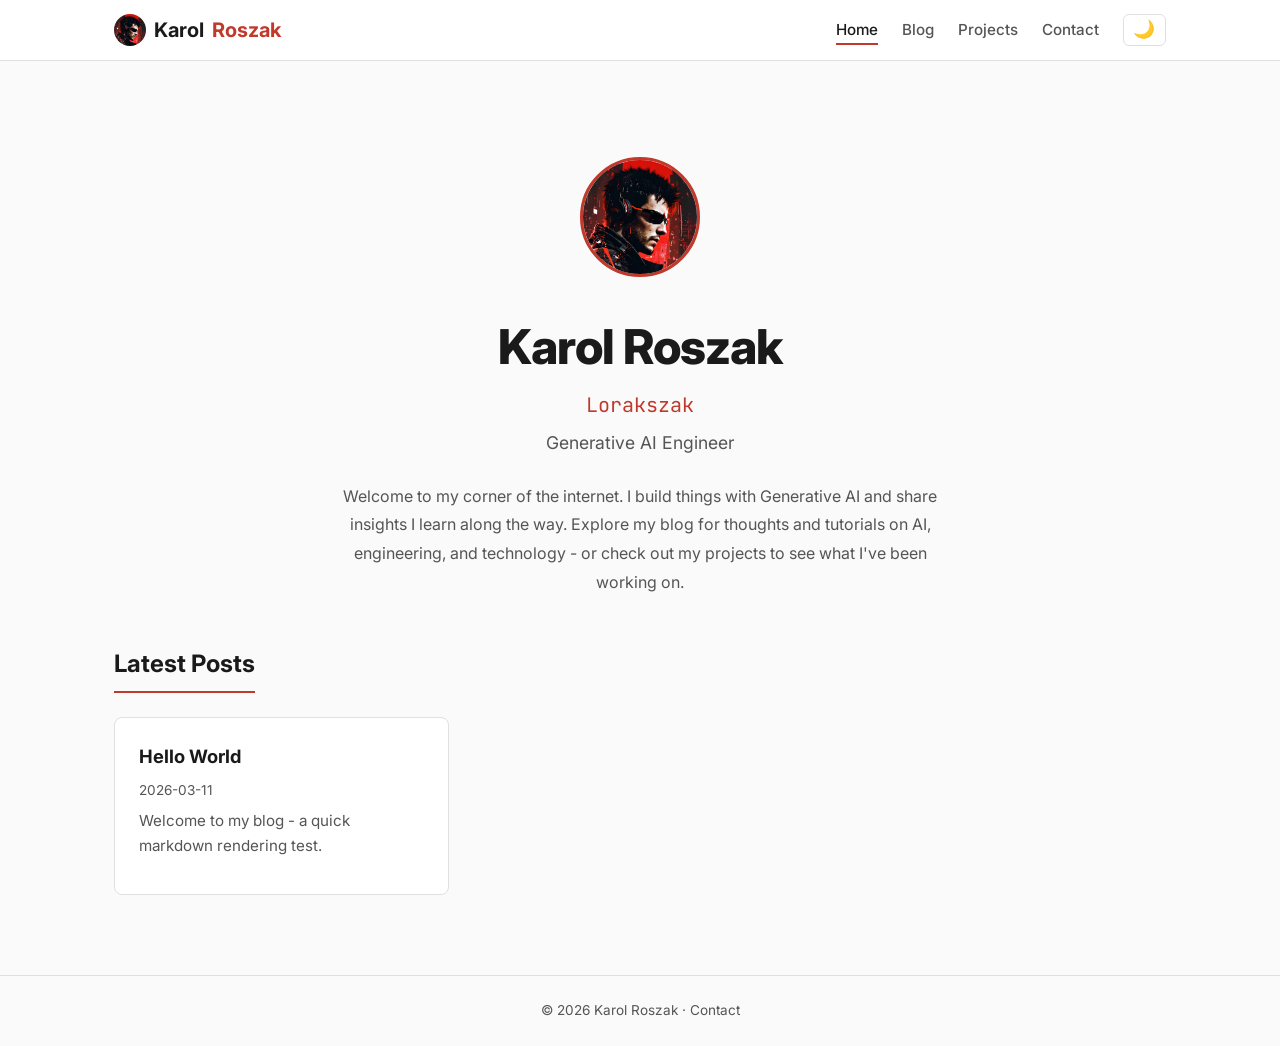
<file: index.html>
<!DOCTYPE html>
<html lang="en" data-theme="dark">
<head>
    <meta charset="UTF-8">
    <meta name="viewport" content="width=device-width, initial-scale=1.0">
    <title>Karol Roszak | Lorakszak</title>
    <link rel="icon" type="image/jpeg" href="assets/images/profile_photo.jpg">
    <meta name="description" content="Personal website of Karol Roszak (Lorakszak) - Generative AI Engineer">
    <link rel="preconnect" href="https://fonts.googleapis.com">
    <link rel="preconnect" href="https://fonts.gstatic.com" crossorigin>
    <link href="https://fonts.googleapis.com/css2?family=Inter:wght@400;500;600;700;800&family=JetBrains+Mono:wght@400;500&display=swap" rel="stylesheet">
    <link rel="stylesheet" href="css/styles.css">
    <script src="js/theme.js"></script>
</head>
<body>
    <div id="header-placeholder"></div>

    <main>
        <section class="hero">
            <img src="assets/images/profile_photo.jpg" alt="Karol Roszak" class="hero-avatar">
            <h1>Karol Roszak</h1>
            <p class="subtitle">Lorakszak</p>
            <p class="tagline">Generative AI Engineer</p>
            <p class="bio">
                Welcome to my corner of the internet. I build things with Generative AI and share insights 
                I learn along the way. Explore my blog for thoughts and tutorials on AI,
                engineering, and technology - or check out my projects to see what I've been working on.
            </p>
        </section>

        <section class="section">
            <h2 class="section-title">Latest Posts</h2>
            <div id="latest-posts" class="card-grid">
                <p class="loading">Loading posts...</p>
            </div>
        </section>
    </main>

    <div id="footer-placeholder"></div>

    <script src="js/components.js"></script>
    <script src="js/blog.js"></script>
    <script>
        document.addEventListener('DOMContentLoaded', function () {
            var container = document.getElementById('latest-posts');
            if (container) loadLatestPosts(container, 3);
        });
    </script>
</body>
</html>
</file>
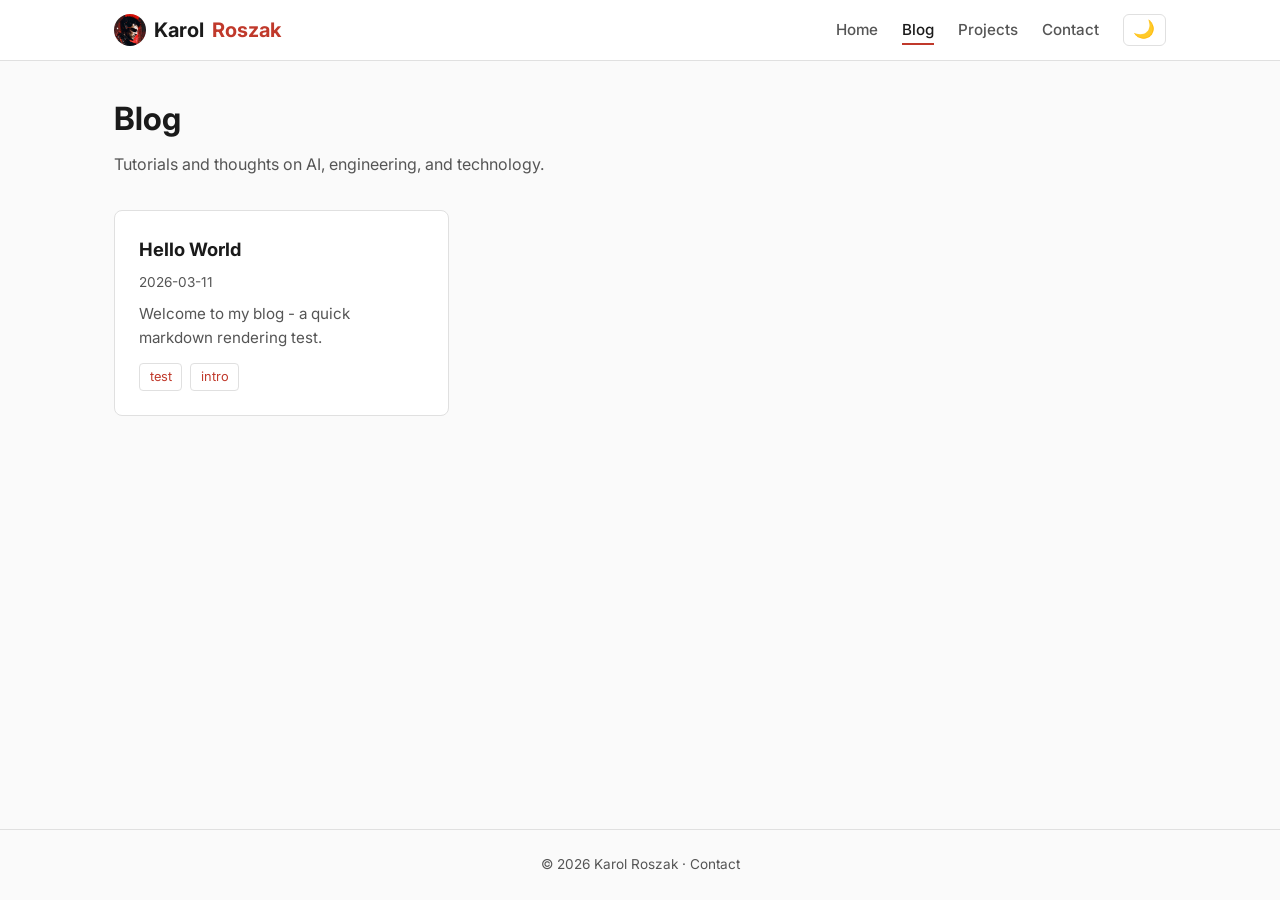
<file: blog.html>
<!DOCTYPE html>
<html lang="en" data-theme="dark">
<head>
    <meta charset="UTF-8">
    <meta name="viewport" content="width=device-width, initial-scale=1.0">
    <title>Karol Roszak | Lorakszak</title>
    <link rel="icon" type="image/jpeg" href="assets/images/profile_photo.jpg">
    <meta name="description" content="Blog posts by Karol Roszak on AI, engineering, and technology">
    <link rel="preconnect" href="https://fonts.googleapis.com">
    <link rel="preconnect" href="https://fonts.gstatic.com" crossorigin>
    <link href="https://fonts.googleapis.com/css2?family=Inter:wght@400;500;600;700;800&family=JetBrains+Mono:wght@400;500&display=swap" rel="stylesheet">
    <link rel="stylesheet" href="css/styles.css">
    <script src="js/theme.js"></script>
</head>
<body>
    <div id="header-placeholder"></div>

    <main>
        <h1 class="page-title">Blog</h1>
        <p class="page-description">Tutorials and thoughts on AI, engineering, and technology.</p>

        <div id="blog-posts" class="card-grid">
            <p class="loading">Loading posts...</p>
        </div>
    </main>

    <div id="footer-placeholder"></div>

    <script src="js/components.js"></script>
    <script src="js/blog.js"></script>
</body>
</html>
</file>
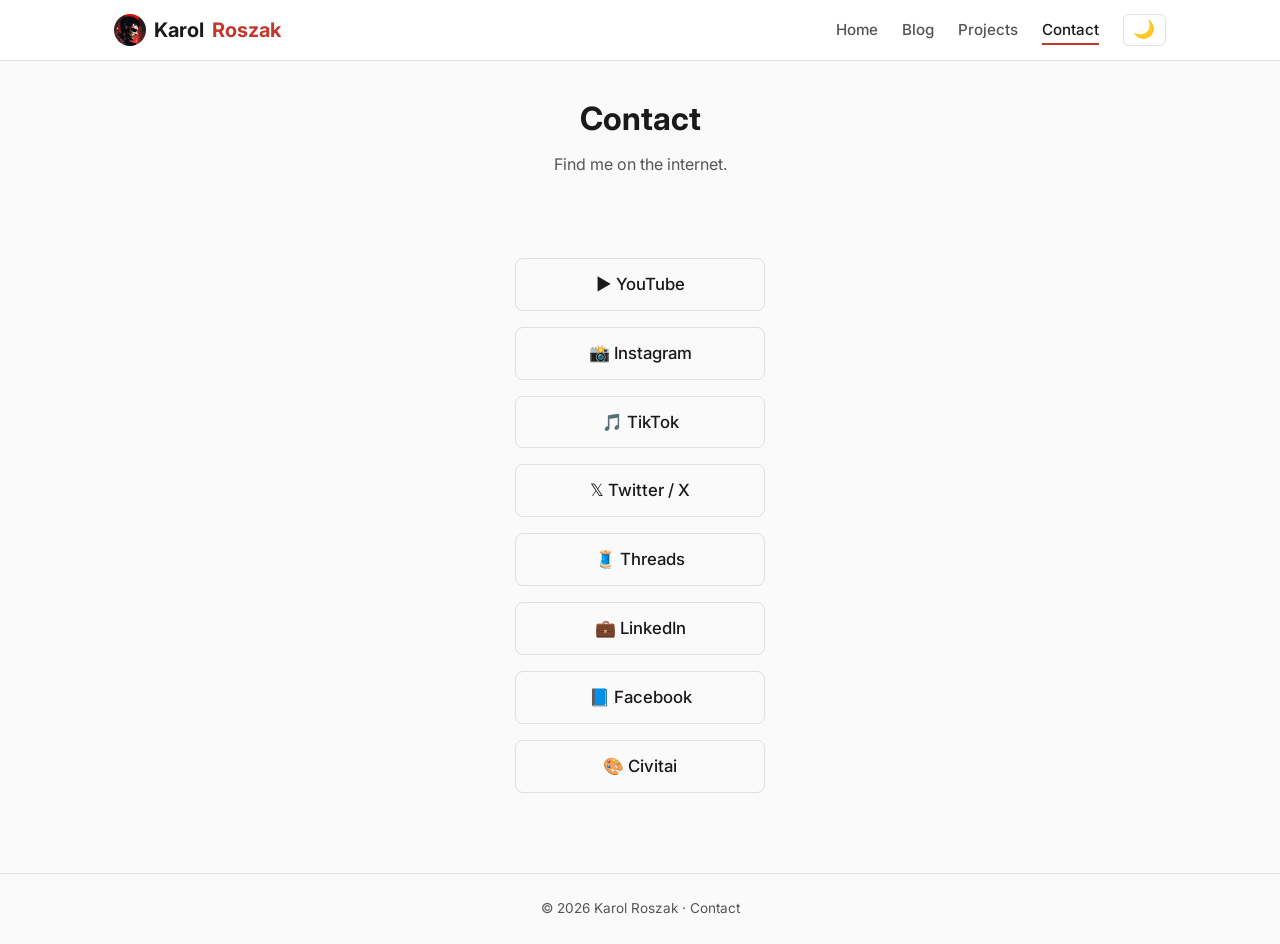
<file: contact.html>
<!DOCTYPE html>
<html lang="en" data-theme="dark">
<head>
    <meta charset="UTF-8">
    <meta name="viewport" content="width=device-width, initial-scale=1.0">
    <title>Karol Roszak | Lorakszak</title>
    <link rel="icon" type="image/jpeg" href="assets/images/profile_photo.jpg">
    <meta name="description" content="Get in touch with Karol Roszak">
    <link rel="preconnect" href="https://fonts.googleapis.com">
    <link rel="preconnect" href="https://fonts.gstatic.com" crossorigin>
    <link href="https://fonts.googleapis.com/css2?family=Inter:wght@400;500;600;700;800&family=JetBrains+Mono:wght@400;500&display=swap" rel="stylesheet">
    <link rel="stylesheet" href="css/styles.css">
    <script src="js/theme.js"></script>
</head>
<body>
    <div id="header-placeholder"></div>

    <main>
        <h1 class="page-title" style="text-align:center;">Contact</h1>
        <p class="page-description" style="text-align:center;">Find me on the internet.</p>

        <div class="contact-links">
            <a href="https://www.youtube.com/@lorakszak?sub_confirmation=1" target="_blank" rel="noopener" class="contact-link">
                ▶ YouTube
            </a>
            <a href="https://www.instagram.com/lorakszak/" target="_blank" rel="noopener" class="contact-link">
                📸 Instagram
            </a>
            <a href="https://www.tiktok.com/@lorakszak" target="_blank" rel="noopener" class="contact-link">
                🎵 TikTok
            </a>
            <a href="https://twitter.com/Lorakszak" target="_blank" rel="noopener" class="contact-link">
                𝕏 Twitter / X
            </a>
            <a href="https://www.threads.net/@lorakszak" target="_blank" rel="noopener" class="contact-link">
                🧵 Threads
            </a>
            <a href="https://www.linkedin.com/in/lorakszak/" target="_blank" rel="noopener" class="contact-link">
                💼 LinkedIn
            </a>
            <a href="https://www.facebook.com/profile.php?id=100091878580465" target="_blank" rel="noopener" class="contact-link">
                📘 Facebook
            </a>
            <a href="https://civitai.com/user/Lorakszak" target="_blank" rel="noopener" class="contact-link">
                🎨 Civitai
            </a>
        </div>
    </main>

    <div id="footer-placeholder"></div>

    <script src="js/components.js"></script>
</body>
</html>
</file>
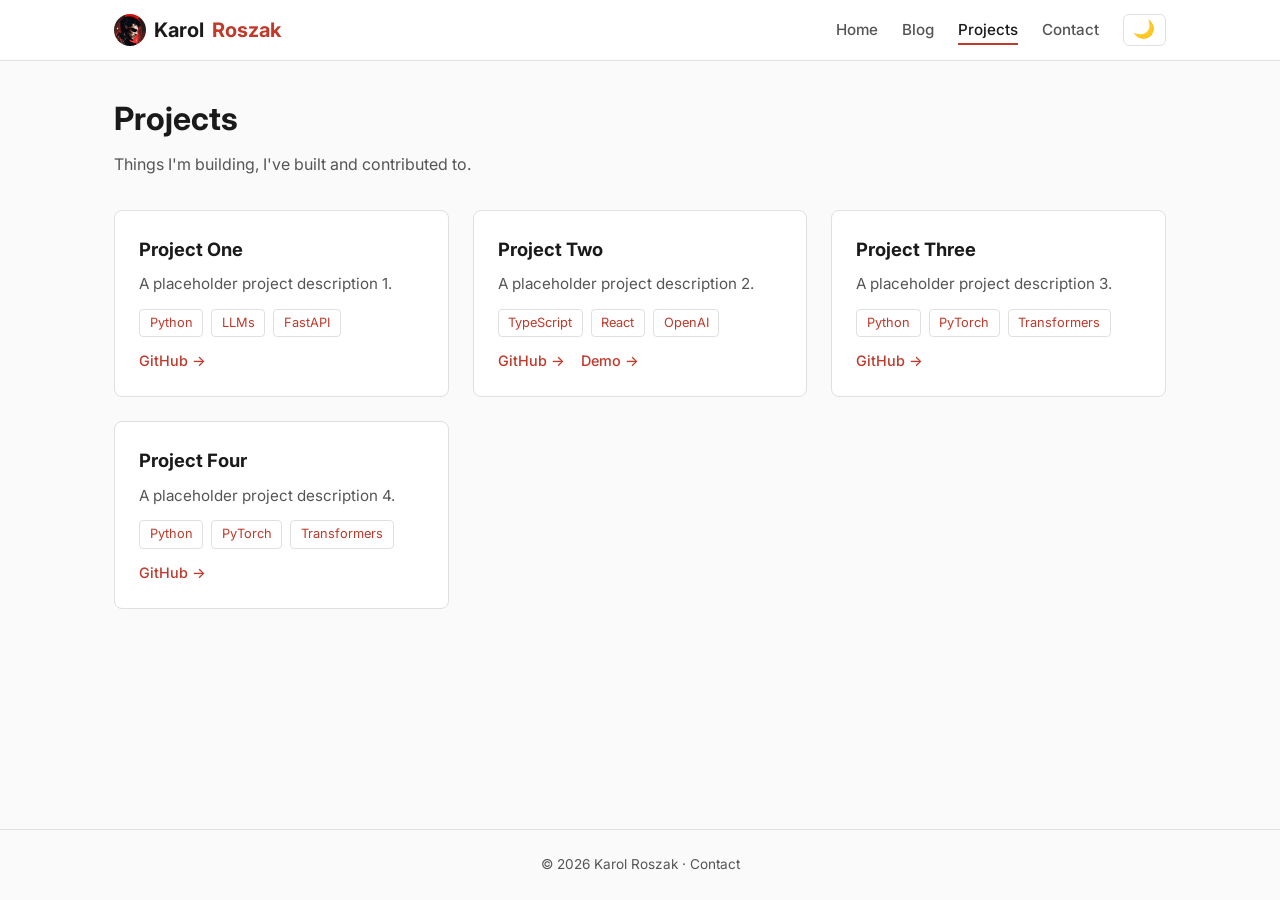
<file: projects.html>
<!DOCTYPE html>
<html lang="en" data-theme="dark">
<head>
    <meta charset="UTF-8">
    <meta name="viewport" content="width=device-width, initial-scale=1.0">
    <title>Karol Roszak | Lorakszak</title>
    <link rel="icon" type="image/jpeg" href="assets/images/profile_photo.jpg">
    <meta name="description" content="Projects and portfolio by Karol Roszak">
    <link rel="preconnect" href="https://fonts.googleapis.com">
    <link rel="preconnect" href="https://fonts.gstatic.com" crossorigin>
    <link href="https://fonts.googleapis.com/css2?family=Inter:wght@400;500;600;700;800&family=JetBrains+Mono:wght@400;500&display=swap" rel="stylesheet">
    <link rel="stylesheet" href="css/styles.css">
    <script src="js/theme.js"></script>
</head>
<body>
    <div id="header-placeholder"></div>

    <main>
        <h1 class="page-title">Projects</h1>
        <p class="page-description">Things I'm building, I've built and contributed to.</p>

        <div id="projects-grid" class="card-grid">
            <p class="loading">Loading projects...</p>
        </div>
    </main>

    <div id="footer-placeholder"></div>

    <script src="js/components.js"></script>
    <script src="js/projects.js"></script>
</body>
</html>
</file>
<file: css/styles.css>
/* ===== Reset & Base ===== */
*, *::before, *::after {
    margin: 0;
    padding: 0;
    box-sizing: border-box;
}

/* ===== Theme Variables ===== */
:root {
    --bg-primary: #0d0d0d;
    --bg-secondary: #1a1a1a;
    --bg-card: #222222;
    --text-primary: #e0e0e0;
    --text-secondary: #a0a0a0;
    --accent: #c0392b;
    --accent-hover: #e74c3c;
    --border: #333333;
    --font-body: 'Inter', sans-serif;
    --font-mono: 'JetBrains Mono', monospace;
    --max-width: 1100px;
    --transition: 0.3s ease;
}

[data-theme="light"] {
    --bg-primary: #fafafa;
    --bg-secondary: #ffffff;
    --bg-card: #ffffff;
    --text-primary: #1a1a1a;
    --text-secondary: #555555;
    --border: #e0e0e0;
}

/* ===== Global ===== */
html {
    scroll-behavior: smooth;
}

body {
    font-family: var(--font-body);
    background-color: var(--bg-primary);
    color: var(--text-primary);
    line-height: 1.6;
    min-height: 100vh;
    display: flex;
    flex-direction: column;
    transition: background-color var(--transition), color var(--transition);
}

a {
    color: var(--accent);
    text-decoration: none;
    transition: color var(--transition);
}

a:hover {
    color: var(--accent-hover);
}

img {
    max-width: 100%;
    height: auto;
}

/* ===== Header ===== */
.site-header {
    background-color: var(--bg-secondary);
    border-bottom: 1px solid var(--border);
    position: sticky;
    top: 0;
    z-index: 100;
    transition: background-color var(--transition), border-color var(--transition);
}

.header-inner {
    max-width: var(--max-width);
    margin: 0 auto;
    padding: 0 1.5rem;
    display: flex;
    align-items: center;
    justify-content: space-between;
    height: 60px;
}

.site-logo {
    font-size: 1.25rem;
    font-weight: 700;
    color: var(--text-primary);
    display: flex;
    align-items: center;
    gap: 0.5rem;
}

.nav-avatar {
    width: 32px;
    height: 32px;
    border-radius: 50%;
    object-fit: cover;
}

.site-logo span {
    color: var(--accent);
}

.nav-links {
    display: flex;
    align-items: center;
    gap: 1.5rem;
    list-style: none;
}

.nav-links a {
    color: var(--text-secondary);
    font-size: 0.95rem;
    font-weight: 500;
    padding: 0.25rem 0;
    border-bottom: 2px solid transparent;
    transition: color var(--transition), border-color var(--transition);
}

.nav-links a:hover,
.nav-links a.active {
    color: var(--text-primary);
    border-bottom-color: var(--accent);
}

.theme-toggle {
    background: none;
    border: 1px solid var(--border);
    color: var(--text-primary);
    cursor: pointer;
    padding: 0.4rem 0.6rem;
    border-radius: 6px;
    font-size: 1.1rem;
    line-height: 1;
    transition: background-color var(--transition), border-color var(--transition);
}

.theme-toggle:hover {
    background-color: var(--bg-card);
}

/* Hamburger */
.hamburger {
    display: none;
    background: none;
    border: none;
    color: var(--text-primary);
    font-size: 1.5rem;
    cursor: pointer;
    padding: 0.25rem;
}

/* ===== Main ===== */
main {
    flex: 1;
    max-width: var(--max-width);
    width: 100%;
    margin: 0 auto;
    padding: 2rem 1.5rem;
}

/* ===== Hero ===== */
.hero {
    text-align: center;
    padding: 4rem 0 3rem;
}

.hero-avatar {
    width: 120px;
    height: 120px;
    border-radius: 50%;
    object-fit: cover;
    margin-bottom: 1.5rem;
    border: 3px solid var(--accent);
}

.hero h1 {
    font-size: 3rem;
    font-weight: 800;
    letter-spacing: -0.02em;
    margin-bottom: 0.25rem;
}

.hero .subtitle {
    font-size: 1.25rem;
    color: var(--accent);
    font-family: var(--font-mono);
    margin-bottom: 0.5rem;
}

.hero .tagline {
    font-size: 1.1rem;
    color: var(--text-secondary);
    margin-bottom: 1.5rem;
}

.hero .bio {
    max-width: 600px;
    margin: 0 auto;
    color: var(--text-secondary);
    line-height: 1.8;
}

/* ===== Section ===== */
.section {
    margin-bottom: 3rem;
}

.section-title {
    font-size: 1.5rem;
    font-weight: 700;
    margin-bottom: 1.5rem;
    padding-bottom: 0.5rem;
    border-bottom: 2px solid var(--accent);
    display: inline-block;
}

/* ===== Card Grid ===== */
.card-grid {
    display: grid;
    grid-template-columns: repeat(auto-fill, minmax(300px, 1fr));
    gap: 1.5rem;
}

.card {
    background-color: var(--bg-card);
    border: 1px solid var(--border);
    border-radius: 8px;
    padding: 1.5rem;
    transition: transform var(--transition), box-shadow var(--transition),
                background-color var(--transition), border-color var(--transition);
}

.card:hover {
    transform: translateY(-2px);
    box-shadow: 0 4px 12px rgba(0, 0, 0, 0.3);
}

.card h3 {
    font-size: 1.15rem;
    margin-bottom: 0.5rem;
}

.card h3 a {
    color: var(--text-primary);
}

.card h3 a:hover {
    color: var(--accent);
}

.card .date {
    font-size: 0.85rem;
    color: var(--text-secondary);
    margin-bottom: 0.5rem;
}

.card .description {
    color: var(--text-secondary);
    font-size: 0.95rem;
    margin-bottom: 0.75rem;
}

.card .tags {
    display: flex;
    flex-wrap: wrap;
    gap: 0.5rem;
}

.tag {
    font-size: 0.8rem;
    padding: 0.2rem 0.6rem;
    border-radius: 4px;
    background-color: var(--bg-secondary);
    color: var(--accent);
    border: 1px solid var(--border);
    transition: background-color var(--transition), border-color var(--transition);
}

/* ===== Project Cards ===== */
.card .tech-tags {
    display: flex;
    flex-wrap: wrap;
    gap: 0.5rem;
    margin-bottom: 0.75rem;
}

.card .links {
    display: flex;
    gap: 1rem;
    margin-top: 0.5rem;
}

.card .links a {
    font-size: 0.9rem;
    font-weight: 500;
}

/* ===== Contact ===== */
.contact-links {
    display: flex;
    flex-direction: column;
    align-items: center;
    gap: 1rem;
    padding: 3rem 0;
}

.contact-link {
    display: inline-flex;
    align-items: center;
    gap: 0.5rem;
    padding: 0.75rem 2rem;
    border: 1px solid var(--border);
    border-radius: 8px;
    color: var(--text-primary);
    font-size: 1.05rem;
    font-weight: 500;
    min-width: 250px;
    justify-content: center;
    transition: background-color var(--transition), border-color var(--transition),
                transform var(--transition);
}

.contact-link:hover {
    background-color: var(--bg-card);
    border-color: var(--accent);
    transform: translateY(-2px);
    color: var(--text-primary);
}

.contact-link.primary {
    background-color: var(--accent);
    border-color: var(--accent);
    color: #fff;
}

.contact-link.primary:hover {
    background-color: var(--accent-hover);
    border-color: var(--accent-hover);
    color: #fff;
}

/* ===== Post Content ===== */
.post-header {
    margin-bottom: 2rem;
    padding-bottom: 1rem;
    border-bottom: 1px solid var(--border);
}

.post-header h1 {
    font-size: 2rem;
    margin-bottom: 0.5rem;
}

.post-header .meta {
    color: var(--text-secondary);
    font-size: 0.9rem;
}

.post-content {
    max-width: 700px;
    line-height: 1.8;
}

.post-content h1,
.post-content h2,
.post-content h3 {
    margin-top: 2rem;
    margin-bottom: 0.75rem;
}

.post-content h2 {
    font-size: 1.5rem;
}

.post-content h3 {
    font-size: 1.25rem;
}

.post-content p {
    margin-bottom: 1rem;
}

.post-content ul,
.post-content ol {
    margin-bottom: 1rem;
    padding-left: 1.5rem;
}

.post-content li {
    margin-bottom: 0.25rem;
}

.post-content code {
    font-family: var(--font-mono);
    background-color: var(--bg-secondary);
    padding: 0.15rem 0.4rem;
    border-radius: 4px;
    font-size: 0.9em;
}

.post-content pre {
    background-color: var(--bg-secondary);
    border: 1px solid var(--border);
    border-radius: 8px;
    padding: 1rem;
    overflow-x: auto;
    margin-bottom: 1rem;
}

.post-content pre code {
    background: none;
    padding: 0;
    font-size: 0.9rem;
}

.post-content blockquote {
    border-left: 3px solid var(--accent);
    padding-left: 1rem;
    margin-bottom: 1rem;
    color: var(--text-secondary);
}

.post-content img {
    border-radius: 8px;
    margin: 1rem 0;
}

.post-content a {
    text-decoration: underline;
    text-underline-offset: 2px;
}

.back-link {
    display: inline-block;
    margin-bottom: 1.5rem;
    font-size: 0.95rem;
}

/* ===== Footer ===== */
.site-footer {
    border-top: 1px solid var(--border);
    padding: 1.5rem;
    text-align: center;
    color: var(--text-secondary);
    font-size: 0.85rem;
    transition: border-color var(--transition);
}

.site-footer a {
    color: var(--text-secondary);
}

.site-footer a:hover {
    color: var(--accent);
}

/* ===== Responsive ===== */
@media (max-width: 768px) {
    .hamburger {
        display: block;
    }

    .nav-links {
        display: none;
        position: absolute;
        top: 60px;
        left: 0;
        right: 0;
        background-color: var(--bg-secondary);
        border-bottom: 1px solid var(--border);
        flex-direction: column;
        padding: 1rem 1.5rem;
        gap: 0.75rem;
    }

    .nav-links.open {
        display: flex;
    }

    .hero h1 {
        font-size: 2rem;
    }

    .hero .subtitle {
        font-size: 1rem;
    }

    .card-grid {
        grid-template-columns: 1fr;
    }

    main {
        padding: 1.5rem 1rem;
    }
}

/* ===== Page Title ===== */
.page-title {
    font-size: 2rem;
    font-weight: 700;
    margin-bottom: 0.5rem;
}

.page-description {
    color: var(--text-secondary);
    margin-bottom: 2rem;
}

/* ===== Loading / Empty States ===== */
.loading {
    text-align: center;
    padding: 2rem;
    color: var(--text-secondary);
}

/* ===== highlight.js theme override ===== */
.hljs {
    background: var(--bg-secondary) !important;
    color: var(--text-primary) !important;
}
</file>
